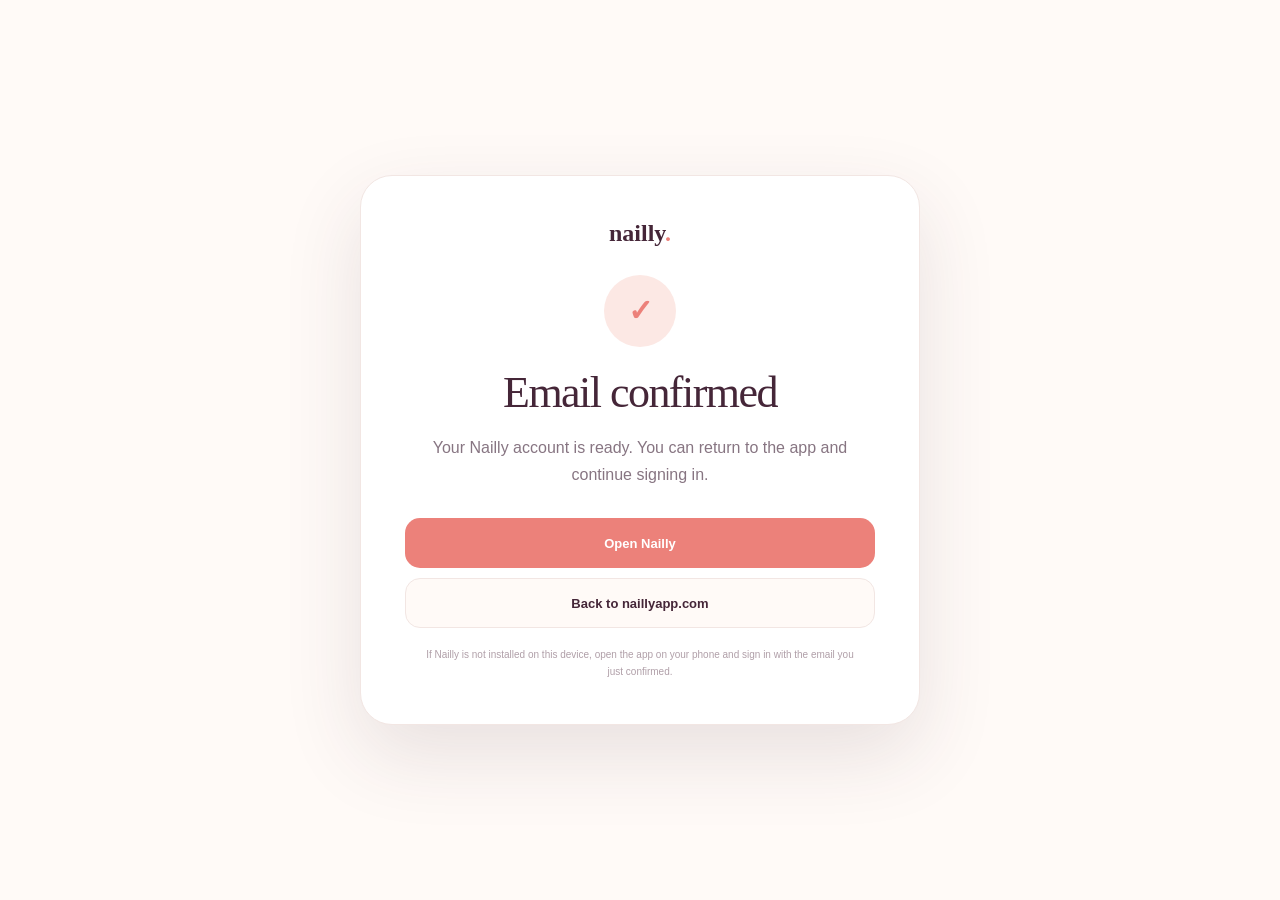
<file: auth/callback/index.html>
<!doctype html>
<html lang="en">
<head>
  <meta charset="utf-8">
  <meta name="viewport" content="width=device-width,initial-scale=1">
  <meta name="robots" content="noindex,nofollow">
  <meta name="theme-color" content="#fffaf7">
  <title>Nailly account link</title>
  <link rel="stylesheet" href="../../styles.css">
  <style>
    body{min-height:100vh;display:grid;place-items:center;padding:24px}
    .confirm-shell{width:min(560px,100%);background:#fff;border:1px solid #f2e6e3;border-radius:32px;padding:44px;box-shadow:0 30px 80px rgba(69,38,56,.12);text-align:center}
    .confirm-icon{width:72px;height:72px;border-radius:50%;display:grid;place-items:center;margin:0 auto 24px;background:#fce8e4;color:#ec817a;font-size:30px;font-weight:900}
    .confirm-shell h1{font-family:Georgia,'Times New Roman',serif;font-size:44px;line-height:1.02;font-weight:500;letter-spacing:-.035em;margin:0;color:#452638}
    .confirm-shell p{color:#877582;line-height:1.7;margin:18px auto 0;max-width:430px}
    .confirm-actions{display:grid;gap:10px;margin-top:30px}
    .confirm-primary,.confirm-secondary{display:flex;align-items:center;justify-content:center;min-height:50px;border-radius:15px;font-weight:800;font-size:13px}
    .confirm-primary{background:#ec817a;color:#fff}
    .confirm-secondary{border:1px solid #f2e6e3;color:#452638;background:#fffaf7}
    .confirm-foot{margin-top:24px;font-size:10px!important;color:#b09fa8!important}
    .mini-brand{font-size:24px;margin-bottom:28px}
    .error-state .confirm-icon{background:#fff0ee;color:#c54f54}
    @media(max-width:560px){.confirm-shell{padding:34px 22px;border-radius:26px}.confirm-shell h1{font-size:38px}}
  </style>
</head>
<body>
  <main class="confirm-shell" id="card">
    <div class="mini-brand">nailly<span>.</span></div>
    <div class="confirm-icon" id="icon">✓</div>
    <h1 id="title">Email confirmed</h1>
    <p id="message">Your Nailly account is ready. You can return to the app and continue signing in.</p>

    <div class="confirm-actions">
      <a class="confirm-primary" id="open-app" href="nailly://auth/callback">Open Nailly</a>
      <a class="confirm-secondary" href="../../">Back to naillyapp.com</a>
    </div>

    <p class="confirm-foot">If Nailly is not installed on this device, open the app on your phone and sign in with the email you just confirmed.</p>
  </main>

  <script>
    const search = window.location.search || '';
    const hash = window.location.hash || '';
    const params = new URLSearchParams(hash.startsWith('#') ? hash.slice(1) : hash);
    const query = new URLSearchParams(search);
    const error = query.get('error_description') || query.get('error') || params.get('error_description') || params.get('error');
    const type = query.get('type') || params.get('type');

    const openApp = document.getElementById('open-app');
    openApp.href = 'nailly://auth/callback' + search + hash;

    if (type === 'recovery' && !error) {
      document.title = 'Reset your password — Nailly';
      document.getElementById('icon').textContent = '✦';
      document.getElementById('title').textContent = 'Password reset';
      document.getElementById('message').textContent = 'Your secure recovery link is ready. Open Nailly to choose a new password.';
      openApp.textContent = 'Open Nailly to reset password';
    }

    if (error) {
      const card = document.getElementById('card');
      card.classList.add('error-state');
      document.getElementById('icon').textContent = '!';
      document.getElementById('title').textContent = 'Confirmation issue';
      document.getElementById('message').textContent = error;
      openApp.textContent = 'Open Nailly';
    }
  </script>
</body>
</html>
</file>
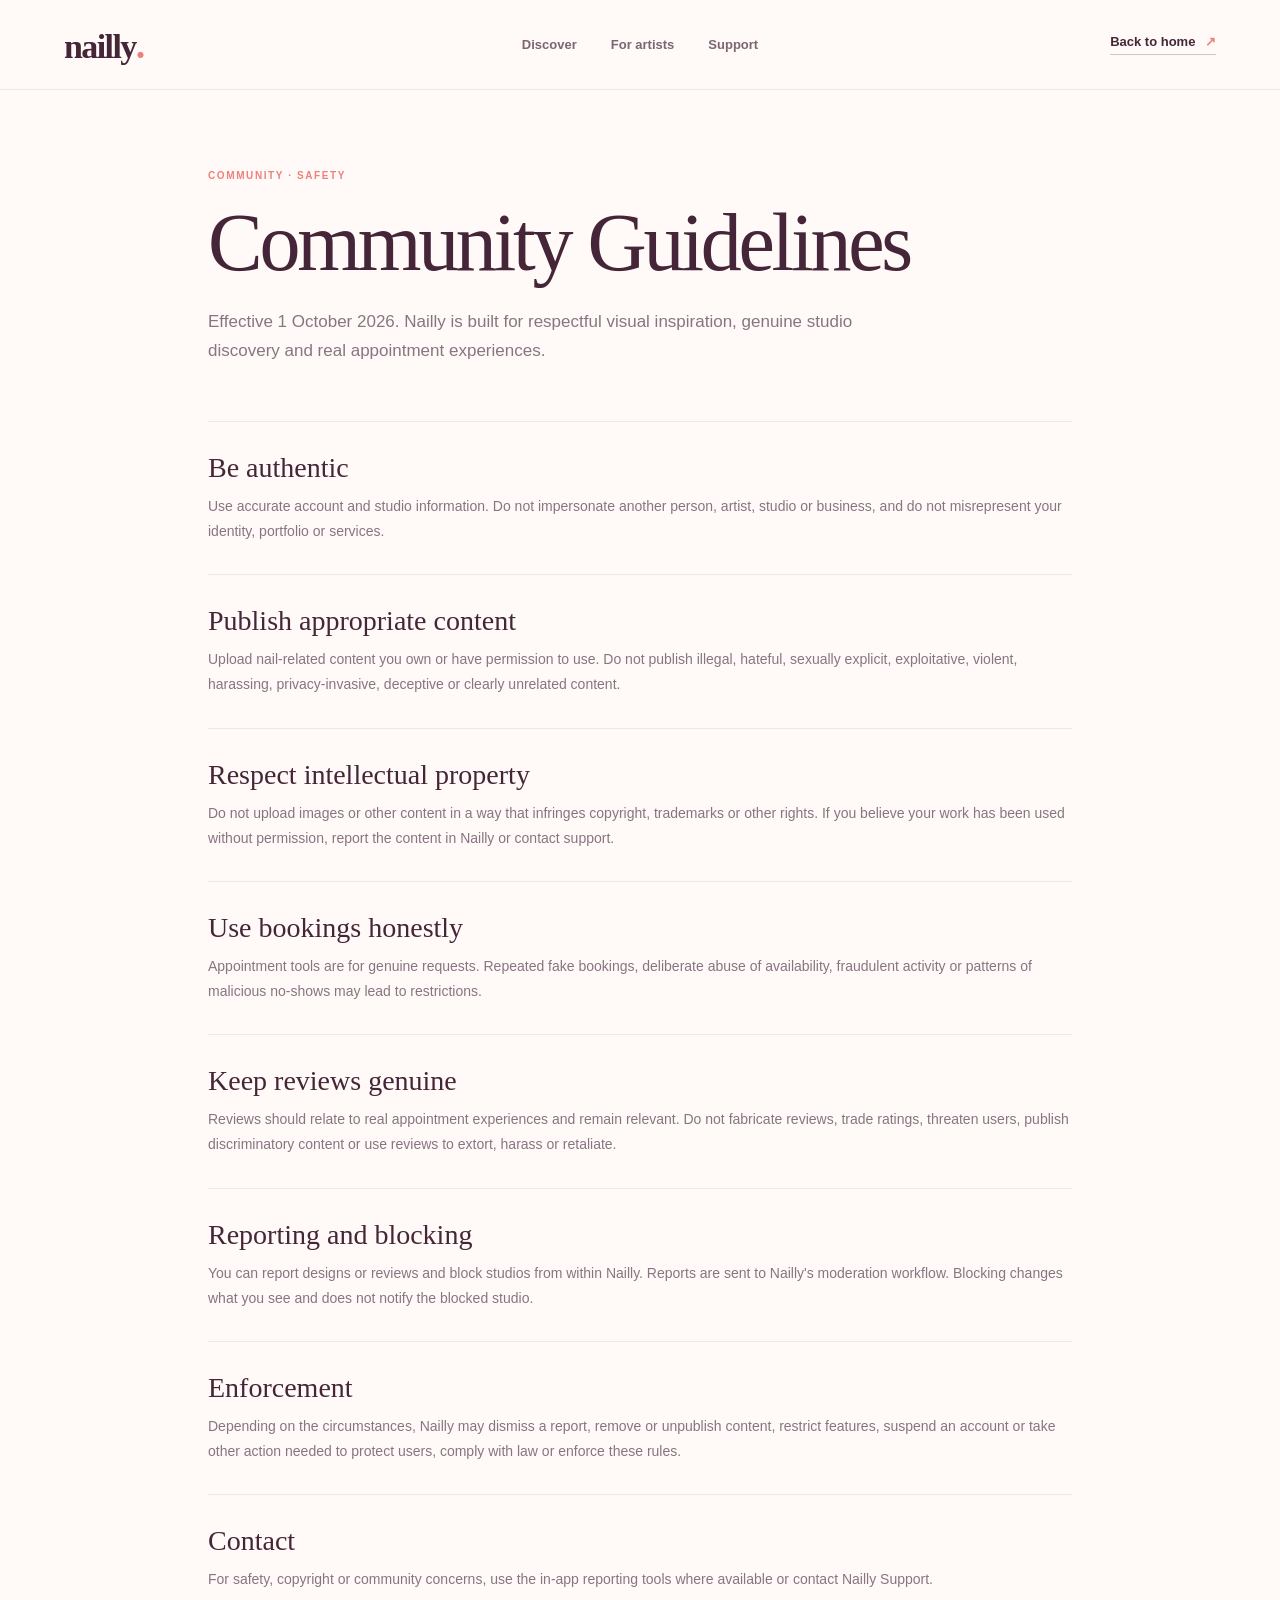
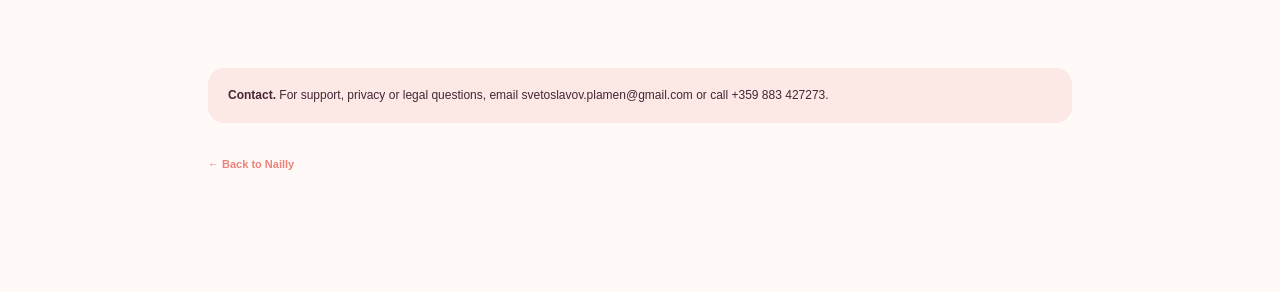
<file: community-guidelines.html>
<!doctype html>
<html lang="en">
<head>
  <meta charset="utf-8"><meta name="viewport" content="width=device-width,initial-scale=1">
  <title>Community Guidelines — Nailly</title>
  <meta name="description" content="Community and content standards for Nailly clients, artists and studios.">
  <meta name="robots" content="index,follow">
  <meta name="theme-color" content="#fffaf7"><link rel="canonical" href="https://naillyapp.com/community-guidelines.html">
  <link rel="stylesheet" href="styles.css">
</head>
<body class="legal-body">
<header class="site-header legal-header">
  <a class="brand" href="index.html"><span class="brand-word">nailly</span><span class="brand-dot">.</span></a>
  <nav class="nav"><a href="index.html#discover">Discover</a><a href="index.html#artists">For artists</a><a href="support.html">Support</a></nav>
  <a class="nav-cta" href="index.html">Back to home <span>↗</span></a>
</header>
<main class="legal-shell">
  <div class="legal-kicker">Community · Safety</div>
  <h1>Community Guidelines</h1>
  <p class="legal-intro">Effective 1 October 2026. Nailly is built for respectful visual inspiration, genuine studio discovery and real appointment experiences.</p>

  <section class="legal-section"><h2>Be authentic</h2><p>Use accurate account and studio information. Do not impersonate another person, artist, studio or business, and do not misrepresent your identity, portfolio or services.</p></section>
  <section class="legal-section"><h2>Publish appropriate content</h2><p>Upload nail-related content you own or have permission to use. Do not publish illegal, hateful, sexually explicit, exploitative, violent, harassing, privacy-invasive, deceptive or clearly unrelated content.</p></section>
  <section class="legal-section"><h2>Respect intellectual property</h2><p>Do not upload images or other content in a way that infringes copyright, trademarks or other rights. If you believe your work has been used without permission, report the content in Nailly or contact support.</p></section>
  <section class="legal-section"><h2>Use bookings honestly</h2><p>Appointment tools are for genuine requests. Repeated fake bookings, deliberate abuse of availability, fraudulent activity or patterns of malicious no-shows may lead to restrictions.</p></section>
  <section class="legal-section"><h2>Keep reviews genuine</h2><p>Reviews should relate to real appointment experiences and remain relevant. Do not fabricate reviews, trade ratings, threaten users, publish discriminatory content or use reviews to extort, harass or retaliate.</p></section>
  <section class="legal-section"><h2>Reporting and blocking</h2><p>You can report designs or reviews and block studios from within Nailly. Reports are sent to Nailly's moderation workflow. Blocking changes what you see and does not notify the blocked studio.</p></section>
  <section class="legal-section"><h2>Enforcement</h2><p>Depending on the circumstances, Nailly may dismiss a report, remove or unpublish content, restrict features, suspend an account or take other action needed to protect users, comply with law or enforce these rules.</p></section>
  <section class="legal-section"><h2>Contact</h2><p>For safety, copyright or community concerns, use the in-app reporting tools where available or contact <a href="support.html">Nailly Support</a>.</p></section>
  <div class="legal-note"><strong>Contact.</strong> For support, privacy or legal questions, email <a href="mailto:svetoslavov.plamen@gmail.com">svetoslavov.plamen@gmail.com</a> or call <a href="tel:+359883427273">+359 883 427273</a>.</div>
  <a class="back-home" href="index.html">← Back to Nailly</a>
</main>
</body></html>
</file>
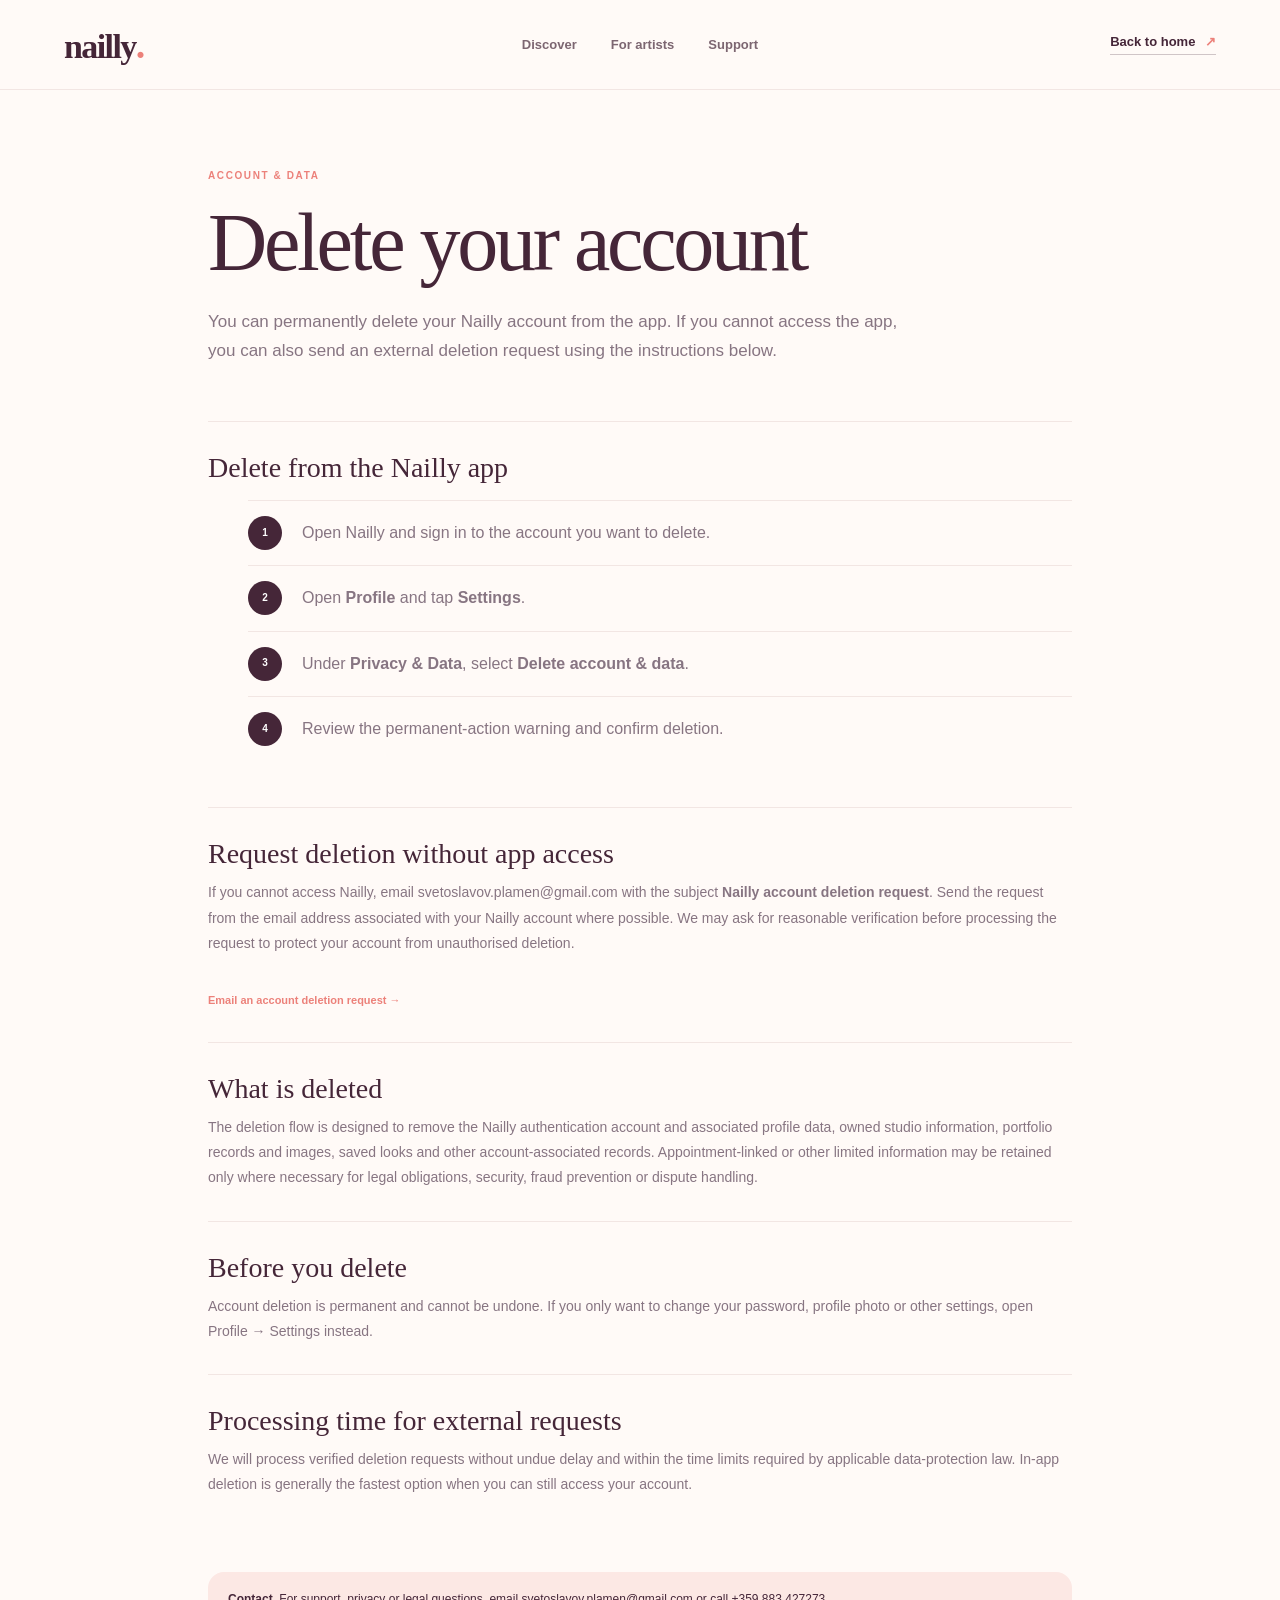
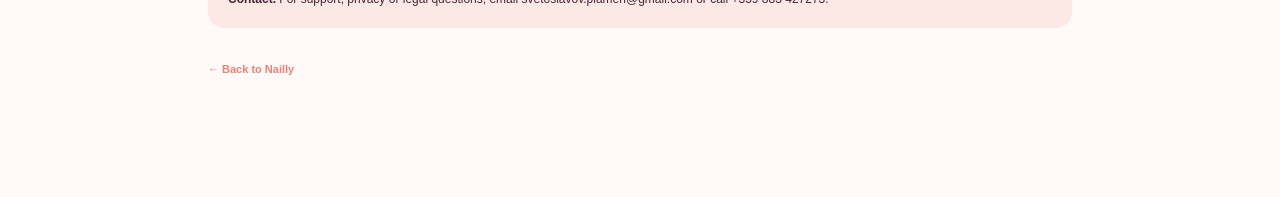
<file: delete-account.html>
<!doctype html>
<html lang="en">
<head>
  <meta charset="utf-8"><meta name="viewport" content="width=device-width,initial-scale=1">
  <title>Delete your Nailly account</title>
  <meta name="description" content="How to delete your Nailly account and associated personal data.">
  <meta name="robots" content="index,follow">
  <meta name="theme-color" content="#fffaf7"><link rel="canonical" href="https://naillyapp.com/delete-account.html">
  <link rel="stylesheet" href="styles.css">
</head>
<body class="legal-body">
<header class="site-header legal-header">
  <a class="brand" href="index.html"><span class="brand-word">nailly</span><span class="brand-dot">.</span></a>
  <nav class="nav"><a href="index.html#discover">Discover</a><a href="index.html#artists">For artists</a><a href="support.html">Support</a></nav>
  <a class="nav-cta" href="index.html">Back to home <span>↗</span></a>
</header>
<main class="legal-shell">
  <div class="legal-kicker">Account &amp; data</div>
  <h1>Delete your account</h1>
  <p class="legal-intro">You can permanently delete your Nailly account from the app. If you cannot access the app, you can also send an external deletion request using the instructions below.</p>

  <section class="legal-section">
    <h2>Delete from the Nailly app</h2>
    <ol class="delete-steps">
      <li>Open Nailly and sign in to the account you want to delete.</li>
      <li>Open <strong>Profile</strong> and tap <strong>Settings</strong>.</li>
      <li>Under <strong>Privacy &amp; Data</strong>, select <strong>Delete account &amp; data</strong>.</li>
      <li>Review the permanent-action warning and confirm deletion.</li>
    </ol>
  </section>

  <section class="legal-section">
    <h2>Request deletion without app access</h2>
    <p>If you cannot access Nailly, email <a href="mailto:svetoslavov.plamen@gmail.com?subject=Nailly%20account%20deletion%20request">svetoslavov.plamen@gmail.com</a> with the subject <strong>Nailly account deletion request</strong>. Send the request from the email address associated with your Nailly account where possible. We may ask for reasonable verification before processing the request to protect your account from unauthorised deletion.</p>
    <p><a class="back-home" href="mailto:svetoslavov.plamen@gmail.com?subject=Nailly%20account%20deletion%20request">Email an account deletion request →</a></p>
  </section>

  <section class="legal-section"><h2>What is deleted</h2><p>The deletion flow is designed to remove the Nailly authentication account and associated profile data, owned studio information, portfolio records and images, saved looks and other account-associated records. Appointment-linked or other limited information may be retained only where necessary for legal obligations, security, fraud prevention or dispute handling.</p></section>
  <section class="legal-section"><h2>Before you delete</h2><p>Account deletion is permanent and cannot be undone. If you only want to change your password, profile photo or other settings, open Profile → Settings instead.</p></section>
  <section class="legal-section"><h2>Processing time for external requests</h2><p>We will process verified deletion requests without undue delay and within the time limits required by applicable data-protection law. In-app deletion is generally the fastest option when you can still access your account.</p></section>
  <div class="legal-note"><strong>Contact.</strong> For support, privacy or legal questions, email <a href="mailto:svetoslavov.plamen@gmail.com">svetoslavov.plamen@gmail.com</a> or call <a href="tel:+359883427273">+359 883 427273</a>.</div>
  <a class="back-home" href="index.html">← Back to Nailly</a>
</main>
</body></html>
</file>
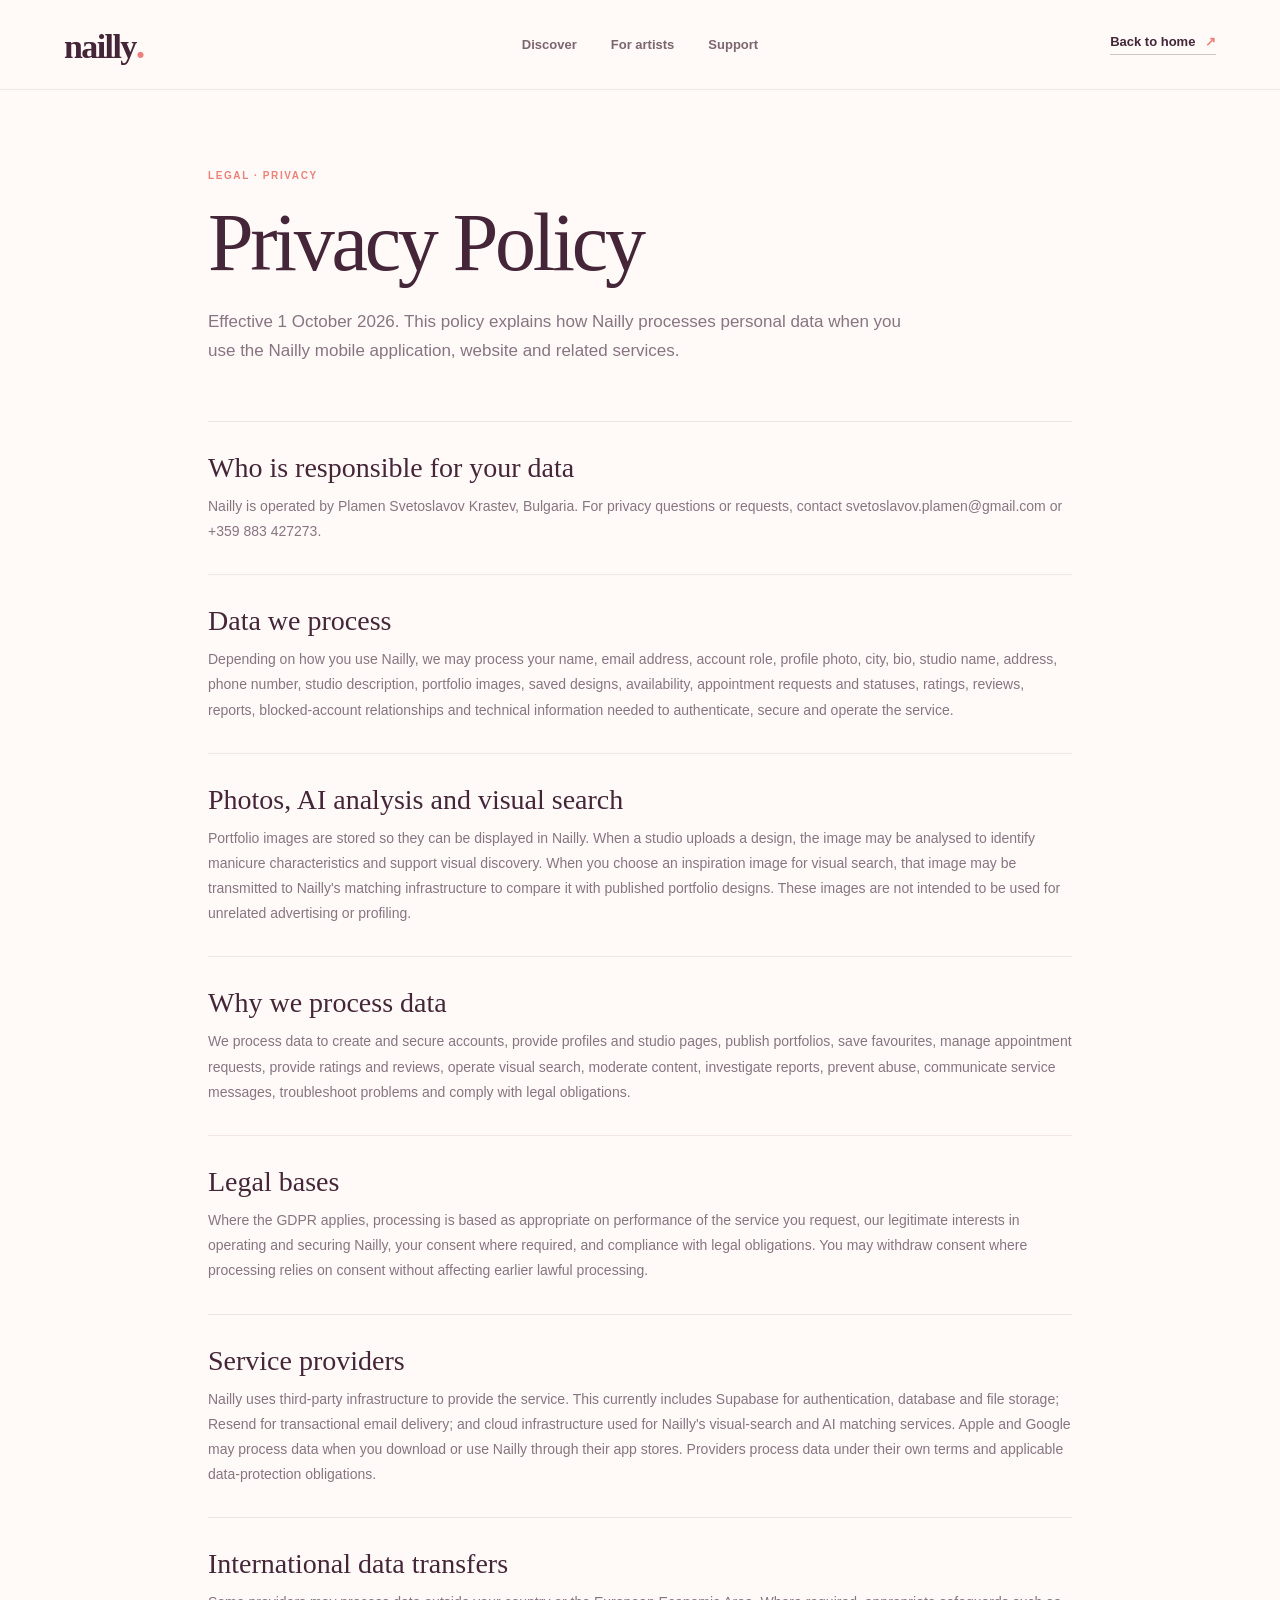
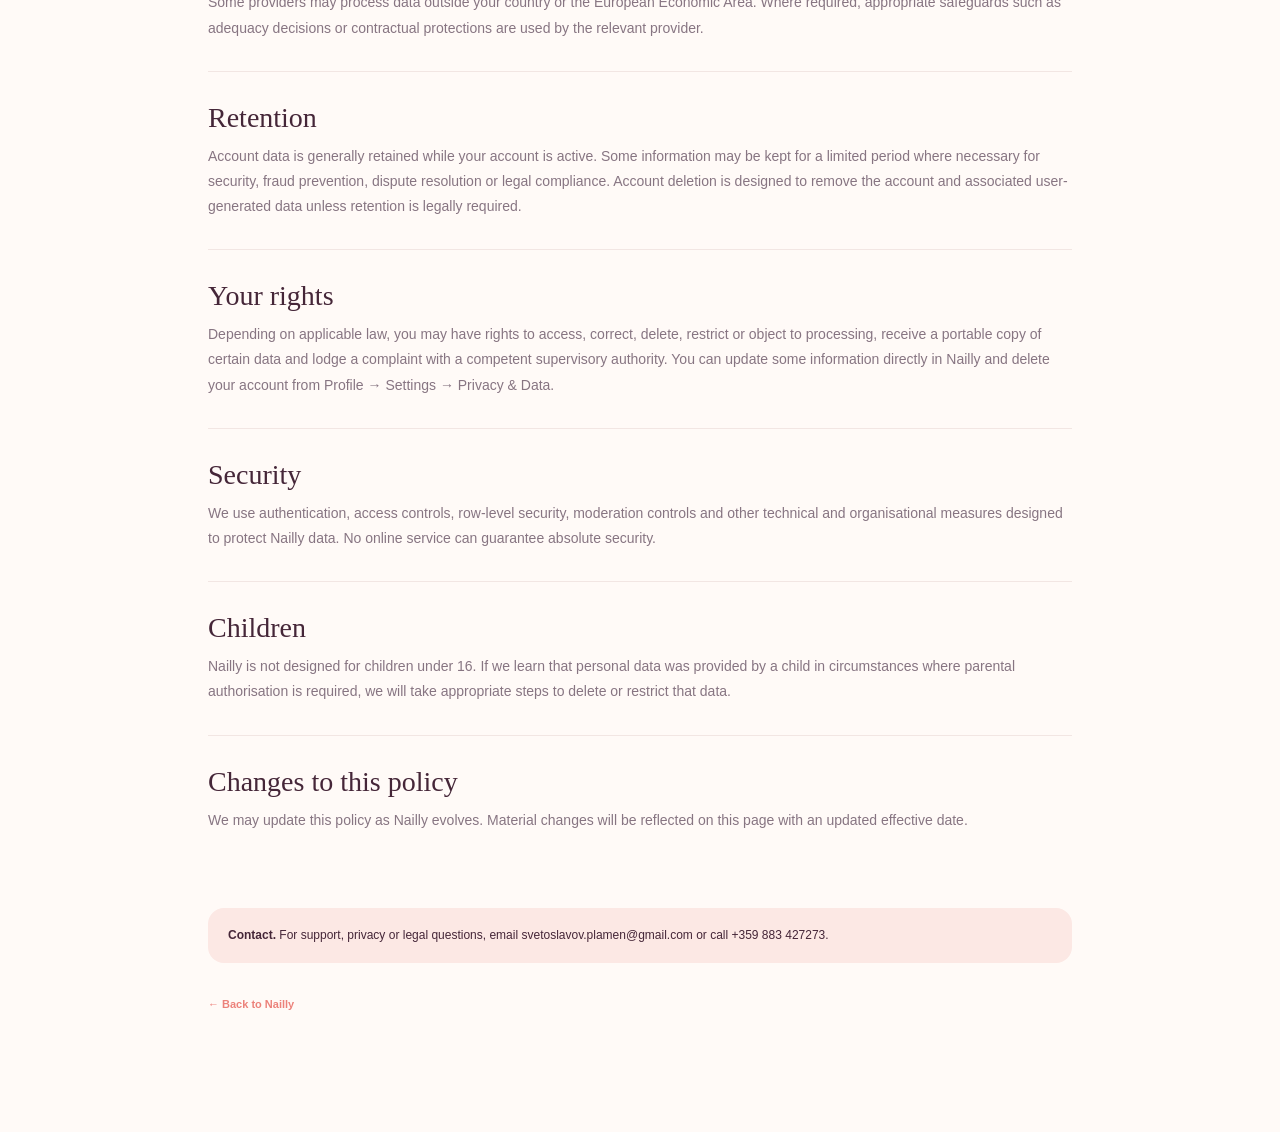
<file: privacy.html>
<!doctype html>
<html lang="en">
<head>
  <meta charset="utf-8"><meta name="viewport" content="width=device-width,initial-scale=1">
  <title>Privacy Policy — Nailly</title>
  <meta name="description" content="How Nailly collects, uses, stores and protects personal data.">
  <meta name="robots" content="index,follow">
  <meta name="theme-color" content="#fffaf7"><link rel="canonical" href="https://naillyapp.com/privacy.html">
  <link rel="stylesheet" href="styles.css">
</head>
<body class="legal-body">
<header class="site-header legal-header">
  <a class="brand" href="index.html"><span class="brand-word">nailly</span><span class="brand-dot">.</span></a>
  <nav class="nav"><a href="index.html#discover">Discover</a><a href="index.html#artists">For artists</a><a href="support.html">Support</a></nav>
  <a class="nav-cta" href="index.html">Back to home <span>↗</span></a>
</header>
<main class="legal-shell">
  <div class="legal-kicker">Legal · Privacy</div>
  <h1>Privacy Policy</h1>
  <p class="legal-intro">Effective 1 October 2026. This policy explains how Nailly processes personal data when you use the Nailly mobile application, website and related services.</p>

  <section class="legal-section"><h2>Who is responsible for your data</h2><p>Nailly is operated by Plamen Svetoslavov Krastev, Bulgaria. For privacy questions or requests, contact <a href="mailto:svetoslavov.plamen@gmail.com">svetoslavov.plamen@gmail.com</a> or <a href="tel:+359883427273">+359 883 427273</a>.</p></section>
  <section class="legal-section"><h2>Data we process</h2><p>Depending on how you use Nailly, we may process your name, email address, account role, profile photo, city, bio, studio name, address, phone number, studio description, portfolio images, saved designs, availability, appointment requests and statuses, ratings, reviews, reports, blocked-account relationships and technical information needed to authenticate, secure and operate the service.</p></section>
  <section class="legal-section"><h2>Photos, AI analysis and visual search</h2><p>Portfolio images are stored so they can be displayed in Nailly. When a studio uploads a design, the image may be analysed to identify manicure characteristics and support visual discovery. When you choose an inspiration image for visual search, that image may be transmitted to Nailly's matching infrastructure to compare it with published portfolio designs. These images are not intended to be used for unrelated advertising or profiling.</p></section>
  <section class="legal-section"><h2>Why we process data</h2><p>We process data to create and secure accounts, provide profiles and studio pages, publish portfolios, save favourites, manage appointment requests, provide ratings and reviews, operate visual search, moderate content, investigate reports, prevent abuse, communicate service messages, troubleshoot problems and comply with legal obligations.</p></section>
  <section class="legal-section"><h2>Legal bases</h2><p>Where the GDPR applies, processing is based as appropriate on performance of the service you request, our legitimate interests in operating and securing Nailly, your consent where required, and compliance with legal obligations. You may withdraw consent where processing relies on consent without affecting earlier lawful processing.</p></section>
  <section class="legal-section"><h2>Service providers</h2><p>Nailly uses third-party infrastructure to provide the service. This currently includes Supabase for authentication, database and file storage; Resend for transactional email delivery; and cloud infrastructure used for Nailly's visual-search and AI matching services. Apple and Google may process data when you download or use Nailly through their app stores. Providers process data under their own terms and applicable data-protection obligations.</p></section>
  <section class="legal-section"><h2>International data transfers</h2><p>Some providers may process data outside your country or the European Economic Area. Where required, appropriate safeguards such as adequacy decisions or contractual protections are used by the relevant provider.</p></section>
  <section class="legal-section"><h2>Retention</h2><p>Account data is generally retained while your account is active. Some information may be kept for a limited period where necessary for security, fraud prevention, dispute resolution or legal compliance. Account deletion is designed to remove the account and associated user-generated data unless retention is legally required.</p></section>
  <section class="legal-section"><h2>Your rights</h2><p>Depending on applicable law, you may have rights to access, correct, delete, restrict or object to processing, receive a portable copy of certain data and lodge a complaint with a competent supervisory authority. You can update some information directly in Nailly and delete your account from Profile → Settings → Privacy &amp; Data.</p></section>
  <section class="legal-section"><h2>Security</h2><p>We use authentication, access controls, row-level security, moderation controls and other technical and organisational measures designed to protect Nailly data. No online service can guarantee absolute security.</p></section>
  <section class="legal-section"><h2>Children</h2><p>Nailly is not designed for children under 16. If we learn that personal data was provided by a child in circumstances where parental authorisation is required, we will take appropriate steps to delete or restrict that data.</p></section>
  <section class="legal-section"><h2>Changes to this policy</h2><p>We may update this policy as Nailly evolves. Material changes will be reflected on this page with an updated effective date.</p></section>
  <div class="legal-note"><strong>Contact.</strong> For support, privacy or legal questions, email <a href="mailto:svetoslavov.plamen@gmail.com">svetoslavov.plamen@gmail.com</a> or call <a href="tel:+359883427273">+359 883 427273</a>.</div>
  <a class="back-home" href="index.html">← Back to Nailly</a>
</main>
</body></html>
</file>
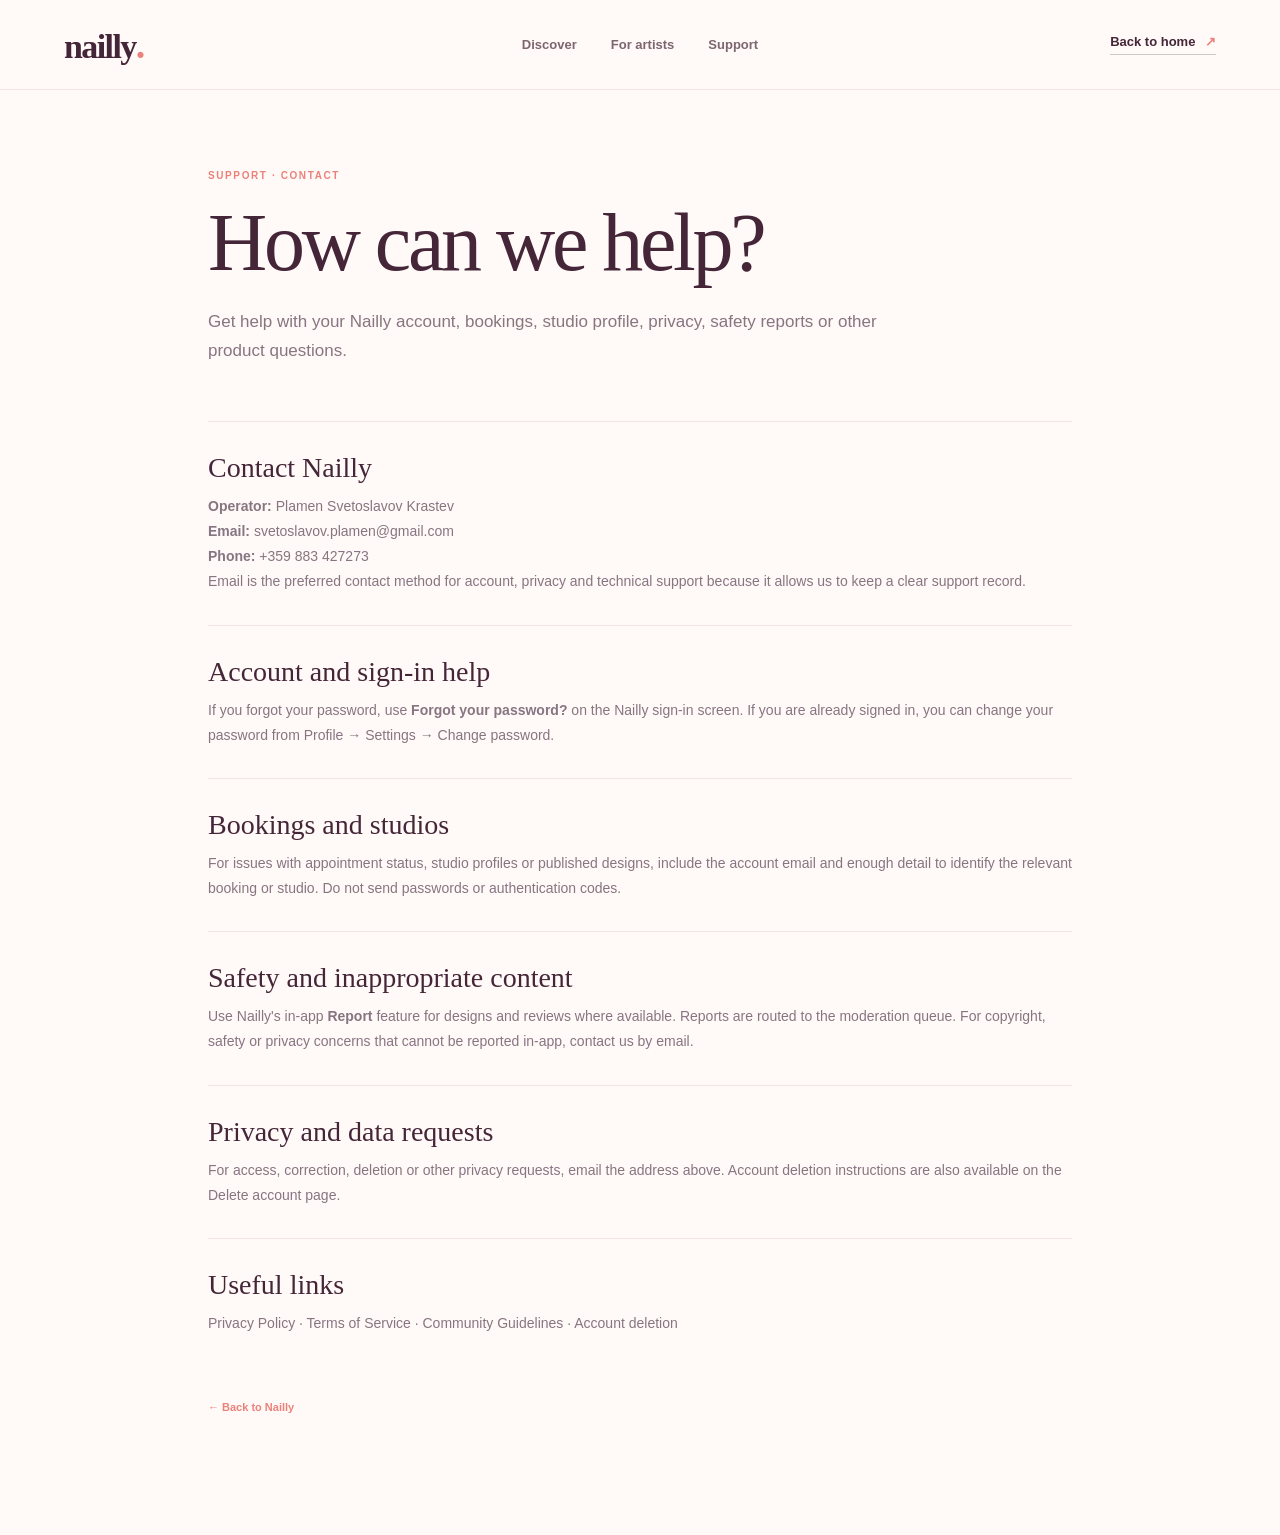
<file: support.html>
<!doctype html>
<html lang="en">
<head>
  <meta charset="utf-8"><meta name="viewport" content="width=device-width,initial-scale=1">
  <title>Nailly Support & Contact</title>
  <meta name="description" content="Contact Nailly for account, booking, studio, privacy and safety support.">
  <meta name="robots" content="index,follow">
  <meta name="theme-color" content="#fffaf7"><link rel="canonical" href="https://naillyapp.com/support.html">
  <link rel="stylesheet" href="styles.css">
</head>
<body class="legal-body">
<header class="site-header legal-header">
  <a class="brand" href="index.html"><span class="brand-word">nailly</span><span class="brand-dot">.</span></a>
  <nav class="nav"><a href="index.html#discover">Discover</a><a href="index.html#artists">For artists</a><a href="support.html">Support</a></nav>
  <a class="nav-cta" href="index.html">Back to home <span>↗</span></a>
</header>
<main class="legal-shell">
  <div class="legal-kicker">Support · Contact</div>
  <h1>How can we help?</h1>
  <p class="legal-intro">Get help with your Nailly account, bookings, studio profile, privacy, safety reports or other product questions.</p>

  <section class="legal-section"><h2>Contact Nailly</h2><p><strong>Operator:</strong> Plamen Svetoslavov Krastev</p><p><strong>Email:</strong> <a href="mailto:svetoslavov.plamen@gmail.com?subject=Nailly%20Support">svetoslavov.plamen@gmail.com</a></p><p><strong>Phone:</strong> <a href="tel:+359883427273">+359 883 427273</a></p><p>Email is the preferred contact method for account, privacy and technical support because it allows us to keep a clear support record.</p></section>
  <section class="legal-section"><h2>Account and sign-in help</h2><p>If you forgot your password, use <strong>Forgot your password?</strong> on the Nailly sign-in screen. If you are already signed in, you can change your password from Profile → Settings → Change password.</p></section>
  <section class="legal-section"><h2>Bookings and studios</h2><p>For issues with appointment status, studio profiles or published designs, include the account email and enough detail to identify the relevant booking or studio. Do not send passwords or authentication codes.</p></section>
  <section class="legal-section"><h2>Safety and inappropriate content</h2><p>Use Nailly's in-app <strong>Report</strong> feature for designs and reviews where available. Reports are routed to the moderation queue. For copyright, safety or privacy concerns that cannot be reported in-app, contact us by email.</p></section>
  <section class="legal-section"><h2>Privacy and data requests</h2><p>For access, correction, deletion or other privacy requests, email the address above. Account deletion instructions are also available on the <a href="delete-account.html">Delete account</a> page.</p></section>
  <section class="legal-section"><h2>Useful links</h2><p><a href="privacy.html">Privacy Policy</a> · <a href="terms.html">Terms of Service</a> · <a href="community-guidelines.html">Community Guidelines</a> · <a href="delete-account.html">Account deletion</a></p></section>
  <a class="back-home" href="index.html">← Back to Nailly</a>
</main>
</body></html>
</file>
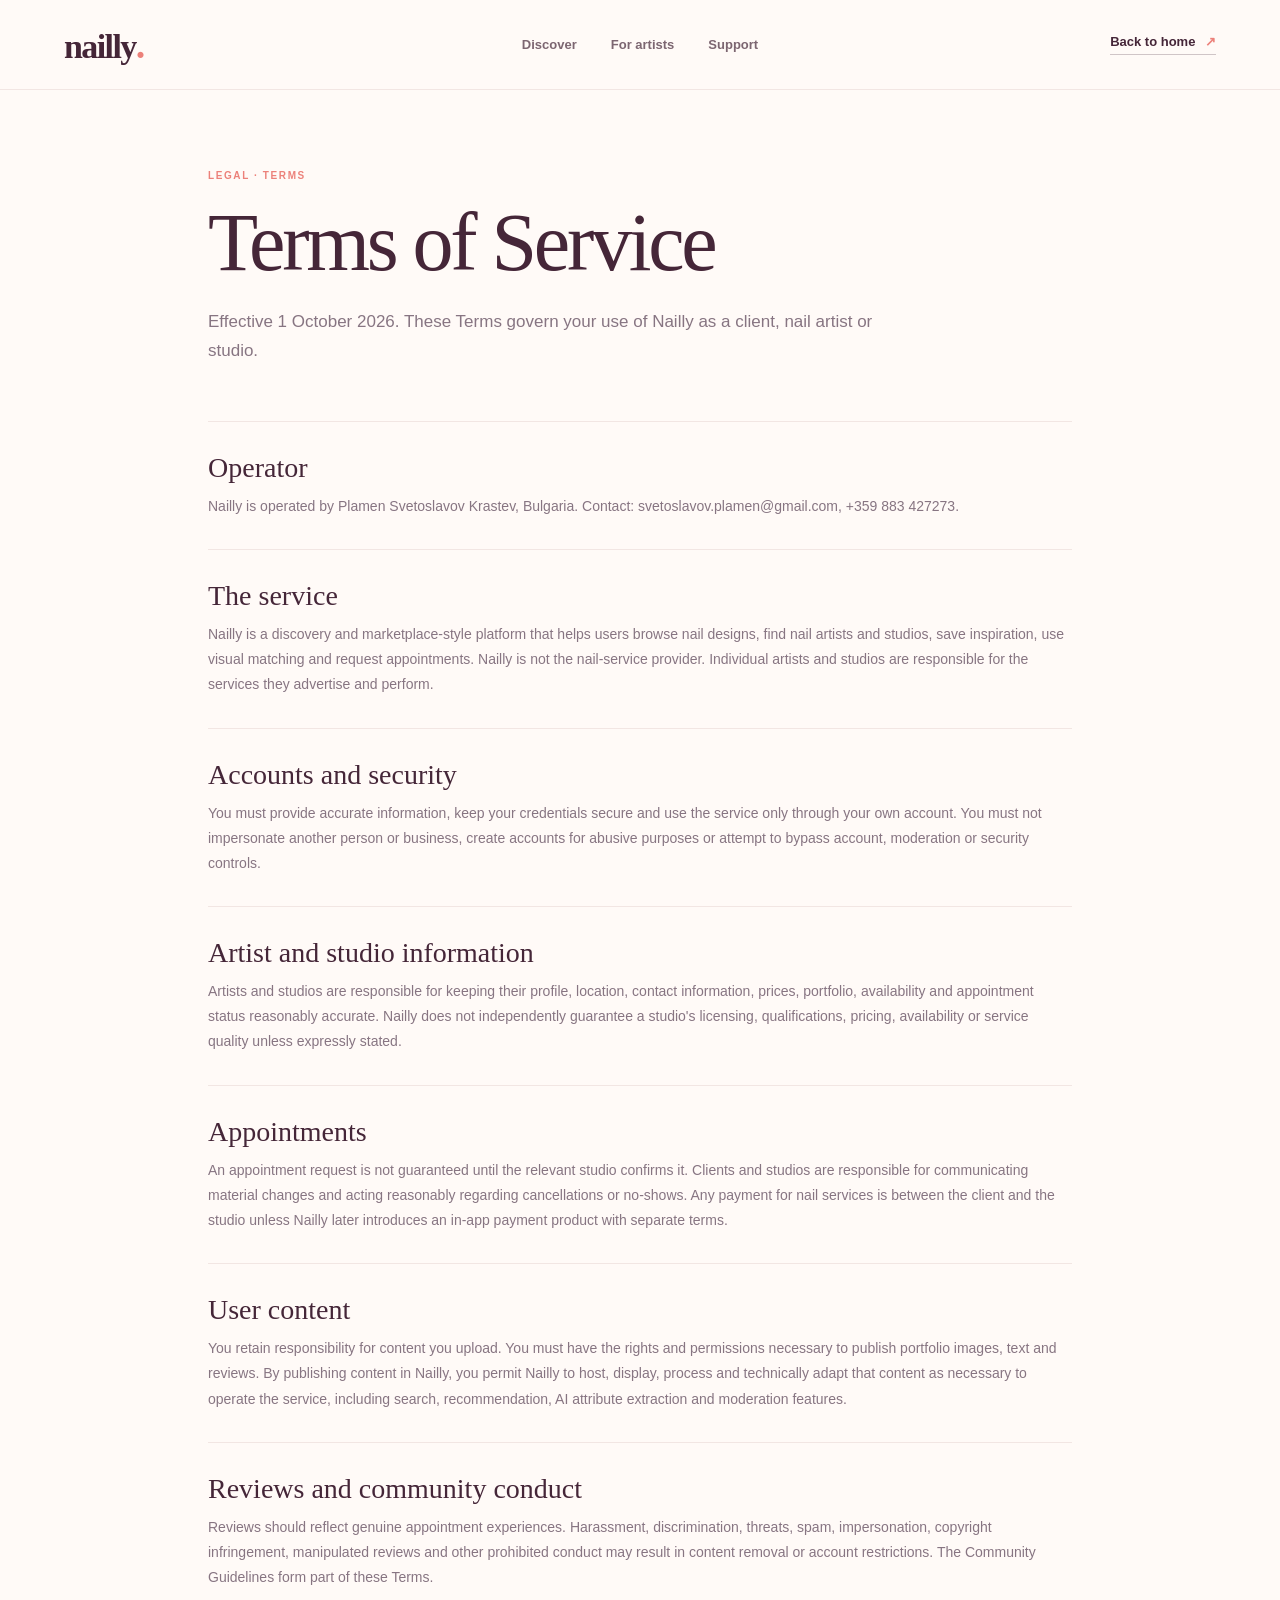
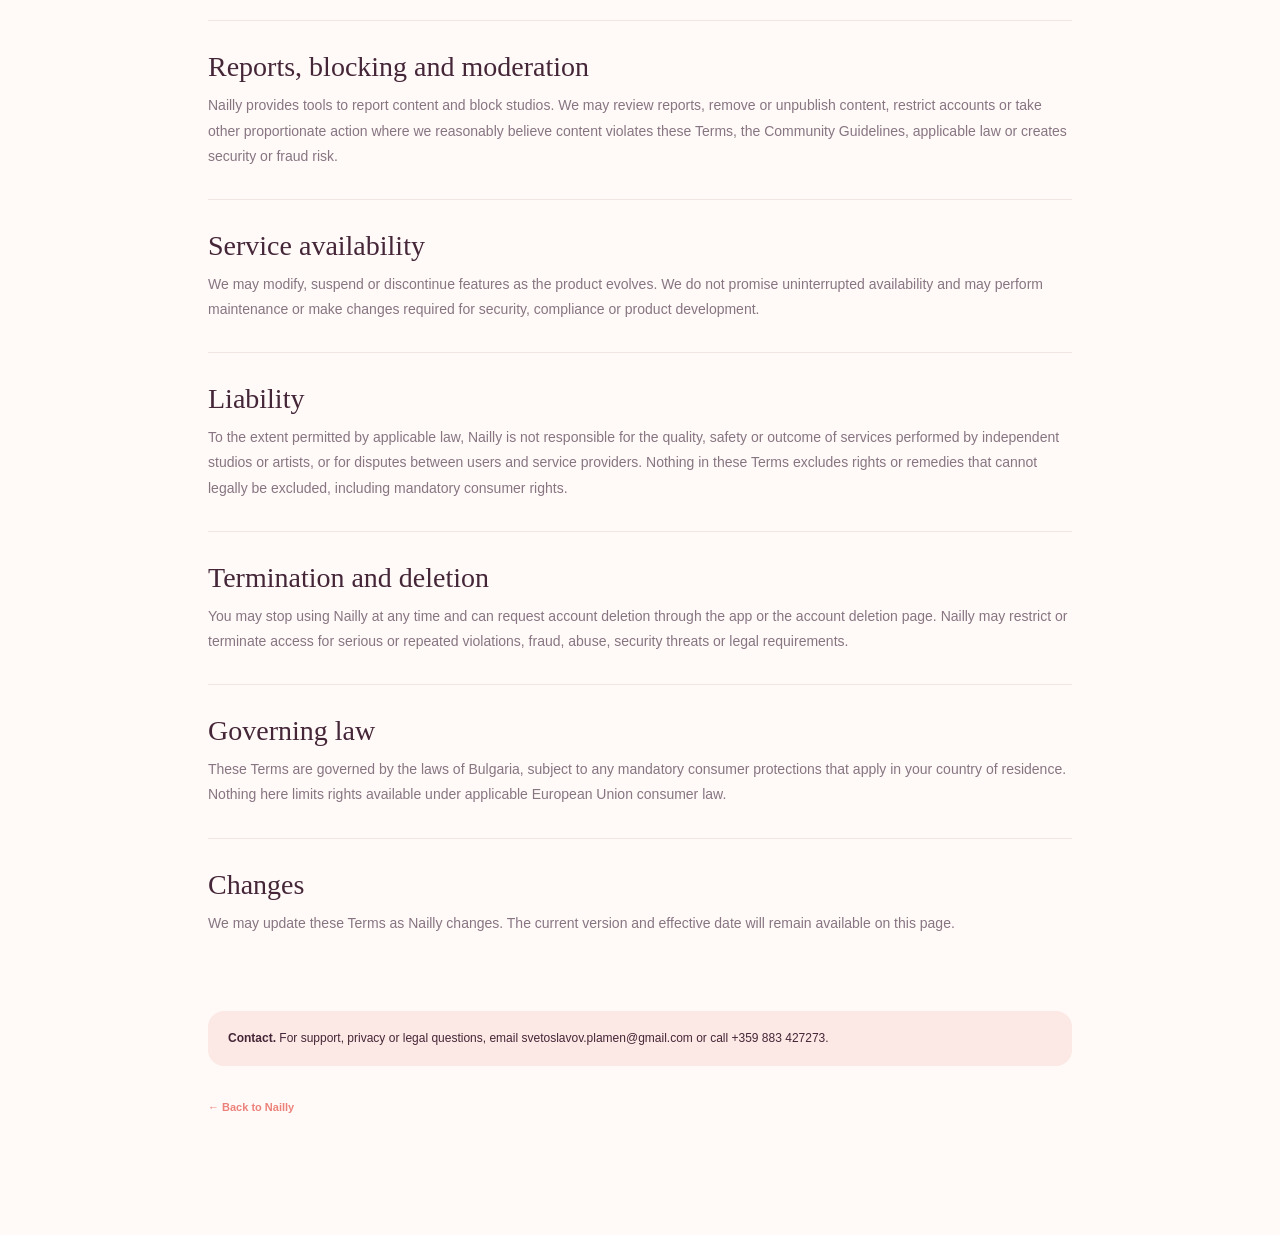
<file: terms.html>
<!doctype html>
<html lang="en">
<head>
  <meta charset="utf-8"><meta name="viewport" content="width=device-width,initial-scale=1">
  <title>Terms of Service — Nailly</title>
  <meta name="description" content="Terms for clients, nail artists and studios using Nailly.">
  <meta name="robots" content="index,follow">
  <meta name="theme-color" content="#fffaf7"><link rel="canonical" href="https://naillyapp.com/terms.html">
  <link rel="stylesheet" href="styles.css">
</head>
<body class="legal-body">
<header class="site-header legal-header">
  <a class="brand" href="index.html"><span class="brand-word">nailly</span><span class="brand-dot">.</span></a>
  <nav class="nav"><a href="index.html#discover">Discover</a><a href="index.html#artists">For artists</a><a href="support.html">Support</a></nav>
  <a class="nav-cta" href="index.html">Back to home <span>↗</span></a>
</header>
<main class="legal-shell">
  <div class="legal-kicker">Legal · Terms</div>
  <h1>Terms of Service</h1>
  <p class="legal-intro">Effective 1 October 2026. These Terms govern your use of Nailly as a client, nail artist or studio.</p>

  <section class="legal-section"><h2>Operator</h2><p>Nailly is operated by Plamen Svetoslavov Krastev, Bulgaria. Contact: <a href="mailto:svetoslavov.plamen@gmail.com">svetoslavov.plamen@gmail.com</a>, <a href="tel:+359883427273">+359 883 427273</a>.</p></section>
  <section class="legal-section"><h2>The service</h2><p>Nailly is a discovery and marketplace-style platform that helps users browse nail designs, find nail artists and studios, save inspiration, use visual matching and request appointments. Nailly is not the nail-service provider. Individual artists and studios are responsible for the services they advertise and perform.</p></section>
  <section class="legal-section"><h2>Accounts and security</h2><p>You must provide accurate information, keep your credentials secure and use the service only through your own account. You must not impersonate another person or business, create accounts for abusive purposes or attempt to bypass account, moderation or security controls.</p></section>
  <section class="legal-section"><h2>Artist and studio information</h2><p>Artists and studios are responsible for keeping their profile, location, contact information, prices, portfolio, availability and appointment status reasonably accurate. Nailly does not independently guarantee a studio's licensing, qualifications, pricing, availability or service quality unless expressly stated.</p></section>
  <section class="legal-section"><h2>Appointments</h2><p>An appointment request is not guaranteed until the relevant studio confirms it. Clients and studios are responsible for communicating material changes and acting reasonably regarding cancellations or no-shows. Any payment for nail services is between the client and the studio unless Nailly later introduces an in-app payment product with separate terms.</p></section>
  <section class="legal-section"><h2>User content</h2><p>You retain responsibility for content you upload. You must have the rights and permissions necessary to publish portfolio images, text and reviews. By publishing content in Nailly, you permit Nailly to host, display, process and technically adapt that content as necessary to operate the service, including search, recommendation, AI attribute extraction and moderation features.</p></section>
  <section class="legal-section"><h2>Reviews and community conduct</h2><p>Reviews should reflect genuine appointment experiences. Harassment, discrimination, threats, spam, impersonation, copyright infringement, manipulated reviews and other prohibited conduct may result in content removal or account restrictions. The <a href="community-guidelines.html">Community Guidelines</a> form part of these Terms.</p></section>
  <section class="legal-section"><h2>Reports, blocking and moderation</h2><p>Nailly provides tools to report content and block studios. We may review reports, remove or unpublish content, restrict accounts or take other proportionate action where we reasonably believe content violates these Terms, the Community Guidelines, applicable law or creates security or fraud risk.</p></section>
  <section class="legal-section"><h2>Service availability</h2><p>We may modify, suspend or discontinue features as the product evolves. We do not promise uninterrupted availability and may perform maintenance or make changes required for security, compliance or product development.</p></section>
  <section class="legal-section"><h2>Liability</h2><p>To the extent permitted by applicable law, Nailly is not responsible for the quality, safety or outcome of services performed by independent studios or artists, or for disputes between users and service providers. Nothing in these Terms excludes rights or remedies that cannot legally be excluded, including mandatory consumer rights.</p></section>
  <section class="legal-section"><h2>Termination and deletion</h2><p>You may stop using Nailly at any time and can request account deletion through the app or the <a href="delete-account.html">account deletion page</a>. Nailly may restrict or terminate access for serious or repeated violations, fraud, abuse, security threats or legal requirements.</p></section>
  <section class="legal-section"><h2>Governing law</h2><p>These Terms are governed by the laws of Bulgaria, subject to any mandatory consumer protections that apply in your country of residence. Nothing here limits rights available under applicable European Union consumer law.</p></section>
  <section class="legal-section"><h2>Changes</h2><p>We may update these Terms as Nailly changes. The current version and effective date will remain available on this page.</p></section>
  <div class="legal-note"><strong>Contact.</strong> For support, privacy or legal questions, email <a href="mailto:svetoslavov.plamen@gmail.com">svetoslavov.plamen@gmail.com</a> or call <a href="tel:+359883427273">+359 883 427273</a>.</div>
  <a class="back-home" href="index.html">← Back to Nailly</a>
</main>
</body></html>
</file>
<file: styles.css>
:root{
  --ink:#452638;
  --ink-deep:#27131f;
  --muted:#877582;
  --coral:#ec817a;
  --coral-deep:#dc6d66;
  --blush:#fce8e4;
  --canvas:#fffaf7;
  --edge:#f2e6e3;
  --cream:#fff4ef;
  --white:#fff;
  --shadow:0 30px 80px rgba(69,38,56,.14);
  --serif:Georgia,"Times New Roman",serif;
  --sans:Inter,ui-sans-serif,-apple-system,BlinkMacSystemFont,"Segoe UI",sans-serif;
}

*{box-sizing:border-box}
html{scroll-behavior:smooth}
body{
  margin:0;
  background:var(--canvas);
  color:var(--ink);
  font-family:var(--sans);
  overflow-x:hidden;
}
body.menu-open{overflow:hidden}
a{color:inherit;text-decoration:none}
button{font:inherit}
::selection{background:var(--coral);color:#fff}

.grain{
  position:fixed;inset:0;pointer-events:none;opacity:.035;z-index:99;
  background-image:url("data:image/svg+xml,%3Csvg viewBox='0 0 180 180' xmlns='http://www.w3.org/2000/svg'%3E%3Cfilter id='n'%3E%3CfeTurbulence type='fractalNoise' baseFrequency='.8' numOctaves='4' stitchTiles='stitch'/%3E%3C/filter%3E%3Crect width='100%25' height='100%25' filter='url(%23n)' opacity='.5'/%3E%3C/svg%3E")
}

.site-header{
  height:88px;padding:0 5vw;display:grid;grid-template-columns:1fr auto 1fr;align-items:center;
  position:absolute;top:0;left:0;right:0;z-index:50;
}
.brand{display:inline-flex;align-items:baseline;width:max-content}
.brand-word{font-family:var(--serif);font-size:34px;font-weight:700;letter-spacing:-1.6px}
.brand-dot{font-family:var(--serif);font-size:38px;color:var(--coral);font-weight:700}
.nav{display:flex;gap:34px;font-size:13px;font-weight:700;color:rgba(69,38,56,.7)}
.nav a{position:relative}
.nav a:after{content:"";position:absolute;left:0;right:100%;bottom:-7px;height:1px;background:var(--ink);transition:.35s}
.nav a:hover:after{right:0}
.nav-cta{justify-self:end;font-size:13px;font-weight:800;border-bottom:1px solid rgba(69,38,56,.25);padding-bottom:5px}
.nav-cta span{margin-left:6px;color:var(--coral)}
.menu-button{display:none;background:none;border:0;width:36px;height:36px;padding:8px}
.menu-button span{display:block;height:1px;background:var(--ink);margin:7px 0}

.hero{
  min-height:100vh;position:relative;padding:150px 5vw 70px;display:grid;grid-template-columns:1fr 1fr;align-items:center;gap:6vw;overflow:hidden;
}
.hero-copy{max-width:670px;position:relative;z-index:2}
.eyebrow,.kicker{font-size:12px;text-transform:uppercase;letter-spacing:.18em;font-weight:800}
.eyebrow{display:flex;align-items:center;gap:10px;margin-bottom:26px;color:var(--muted)}
.eyebrow span{width:28px;height:1px;background:var(--coral)}
.hero h1,.statement h2,.feature-sticky h2,.booking-copy h2,.artist-copy h2,.final-content h2{
  margin:0;font-family:var(--serif);font-weight:400;line-height:.96;letter-spacing:-.045em;
}
.hero h1{font-size:clamp(66px,7.5vw,126px)}
.hero h1 em,.statement h2 em,.feature-sticky h2 em,.booking-copy h2 em,.artist-copy h2 em,.final-content h2 em{font-style:italic;color:var(--coral)}
.hero-lede{max-width:600px;font-size:19px;line-height:1.72;color:var(--muted);margin:34px 0 0}
.hero-actions{display:flex;align-items:center;gap:24px;margin-top:38px;flex-wrap:wrap}
.hero-store-buttons{display:flex;align-items:center;gap:12px;flex-wrap:wrap}
.store-artwork-link{display:flex;align-items:center;height:52px}
.store-artwork{display:block;width:auto;object-fit:contain}
.app-store-artwork{height:50px}
.google-play-artwork{height:74px;margin:-11px -12px}
.primary-button{
  display:inline-flex;align-items:center;gap:28px;background:var(--ink);color:#fff;padding:17px 20px 17px 24px;border-radius:999px;font-size:13px;font-weight:800;
  box-shadow:0 16px 35px rgba(69,38,56,.18);transition:.3s ease;
}
.primary-button:hover{transform:translateY(-3px);box-shadow:0 22px 42px rgba(69,38,56,.24)}
.button-arrow{display:grid;place-items:center;width:31px;height:31px;background:#fff;color:var(--ink);border-radius:50%}
.launch-note{font-size:12px;font-weight:700;color:var(--muted);display:flex;align-items:center;gap:9px}
.pulse-dot{width:8px;height:8px;border-radius:50%;background:#77af87;box-shadow:0 0 0 6px rgba(119,175,135,.12)}
.micro-proof{display:flex;align-items:center;gap:12px;margin-top:42px;color:var(--muted);font-size:12px}
.micro-proof p{margin:0}
.proof-avatars{display:flex}
.proof-avatars span{width:28px;height:28px;border-radius:50%;display:grid;place-items:center;background:var(--blush);border:2px solid var(--canvas);font-size:8px;font-weight:900;margin-left:-6px;color:var(--ink)}
.proof-avatars span:first-child{margin-left:0;background:#e9c4bd}
.proof-avatars span:nth-child(2){background:#fff;border-color:var(--canvas)}
.proof-avatars span:nth-child(3){background:#d8becb}

.hero-orb{position:absolute;border-radius:50%;filter:blur(1px);pointer-events:none}
.hero-orb-one{width:620px;height:620px;right:-90px;top:35px;background:radial-gradient(circle at 45% 45%,#fde9e4 0,#f8dcd7 37%,rgba(252,232,228,0) 72%)}
.hero-orb-two{width:360px;height:360px;left:38%;bottom:-250px;background:radial-gradient(circle,#f8ded9 0,rgba(252,232,228,0) 70%)}

.hero-visual{position:relative;display:flex;justify-content:center;align-items:center;min-height:680px;z-index:2}
.phone-shell{
  width:340px;height:690px;background:#1f1219;border-radius:52px;padding:9px;box-shadow:0 55px 110px rgba(69,38,56,.24),0 15px 35px rgba(69,38,56,.12);
  transform:rotate(2.4deg);position:relative;z-index:4;
}
.phone-top{
  position:absolute;z-index:5;left:25px;right:25px;top:15px;color:#fff;display:flex;justify-content:space-between;align-items:center;font-size:9px;font-weight:700;
}
.dynamic-island{width:90px;height:25px;border-radius:999px;background:#0b0709}
.app-screen{height:100%;border-radius:44px;background:var(--canvas);overflow:hidden;padding:42px 18px 0;position:relative}
.app-brand{font-family:var(--serif);font-size:21px;font-weight:700;margin-bottom:20px}
.app-brand span,.mini-brand span{color:var(--coral)}
.app-title-row{display:flex;align-items:center;justify-content:space-between}
.app-title-row small{font-size:7px;letter-spacing:.16em;color:var(--muted);font-weight:900}
.app-title-row h2{font-family:var(--serif);font-size:24px;line-height:1.05;margin:3px 0 0}
.avatar-mini{width:33px;height:33px;border-radius:50%;background:#efd2cd;display:grid;place-items:center;font-weight:800;font-size:11px}
.search-pill{margin-top:17px;height:42px;border:1px solid var(--edge);background:#fff;border-radius:14px;display:grid;grid-template-columns:auto 1fr auto;align-items:center;gap:9px;padding:0 12px;color:#ac9ba5;font-size:10px}
.search-pill>span:first-child{font-size:20px;color:var(--ink)}.search-pill b{color:var(--coral)}
.style-tabs{display:flex;gap:17px;margin:18px 0 12px;font-size:8px;color:#9f8c97;white-space:nowrap}
.style-tabs span{padding-bottom:7px}.style-tabs .active{color:var(--ink);font-weight:900;border-bottom:2px solid var(--coral)}
.look-grid{display:grid;grid-template-columns:1fr 1fr;gap:10px}
.look-card-ui{background:#fff;border:1px solid var(--edge);border-radius:18px;overflow:hidden;position:relative;box-shadow:0 10px 30px rgba(69,38,56,.06)}
.look-card-ui button{position:absolute;right:8px;top:8px;width:25px;height:25px;border:0;border-radius:50%;background:rgba(255,255,255,.92);color:var(--ink)}
.nail-art{height:145px;position:relative;overflow:hidden;background:#eadfd9}
.nail-art img{width:100%;height:100%;display:block;object-fit:cover;object-position:center;transform:scale(1.02)}
.nail-art-one img{object-position:center 48%}
.nail-art-two img{object-position:center 50%}
.look-meta{padding:10px}.look-meta strong{display:block;font-family:var(--serif);font-size:13px}.look-meta>span{font-size:7px;color:var(--muted)}
.look-meta div{display:flex;justify-content:space-between;align-items:center;margin-top:7px}.look-meta small{font-size:7px}.look-meta b{font-size:10px}
.app-bottom-nav{position:absolute;left:0;right:0;bottom:0;height:65px;background:rgba(255,250,247,.96);border-top:1px solid var(--edge);display:grid;grid-template-columns:repeat(4,1fr);align-items:center}
.app-bottom-nav span{font-size:6px;text-align:center;color:#9c8994}.app-bottom-nav b{display:block;font-size:16px;margin-bottom:3px;font-weight:500}
.app-bottom-nav .active{color:var(--coral);font-weight:800}

.floating-card{position:absolute;background:rgba(255,255,255,.88);backdrop-filter:blur(16px);border:1px solid rgba(255,255,255,.8);box-shadow:var(--shadow);border-radius:20px;padding:13px 16px;display:flex;align-items:center;gap:11px;z-index:7}
.floating-card-a{left:1%;top:20%}.floating-card-b{right:-1%;bottom:22%}
.float-icon{width:34px;height:34px;border-radius:12px;background:var(--blush);display:grid;place-items:center;color:var(--coral);font-weight:800}
.floating-card strong{font-size:10px;display:block}.floating-card small{font-size:8px;color:var(--muted)}
.spark{position:absolute;font-family:var(--serif);color:var(--coral);z-index:5}.spark-a{font-size:38px;left:12%;bottom:13%}.spark-b{font-size:24px;right:15%;top:12%}
.hero-scroll{position:absolute;left:5vw;bottom:24px;font-size:9px;letter-spacing:.16em;text-transform:uppercase;color:#a48f9b}.hero-scroll span{margin-left:12px}

.marquee{height:66px;background:var(--ink);color:#fff;display:flex;align-items:center;overflow:hidden}
.marquee-track{display:flex;width:max-content;align-items:center;gap:26px;animation:marquee 28s linear infinite;font-family:var(--serif);font-style:italic;font-size:18px}
.marquee-track b{font-family:var(--sans);color:var(--coral);font-style:normal;font-size:12px}
@keyframes marquee{to{transform:translateX(-50%)}}

.section-pad{padding:130px 7vw}
.section-index{font-size:9px;letter-spacing:.17em;text-transform:uppercase;color:#a5909c;font-weight:800;margin-bottom:40px}
.section-index.light,.kicker.light{color:rgba(255,255,255,.55)}
.statement{display:grid;grid-template-columns:1fr 3fr;gap:5vw;align-items:start}
.statement-copy{max-width:1000px}
.kicker{color:var(--coral);margin-bottom:20px}
.statement h2{font-size:clamp(48px,6.2vw,96px)}
.statement-copy>p:last-child{max-width:660px;margin:35px 0 0 auto;font-size:17px;line-height:1.75;color:var(--muted)}

.feature-stage{background:var(--ink-deep);color:#fff;display:grid;grid-template-columns:.9fr 1.1fr;gap:7vw;align-items:start}
.feature-sticky{position:sticky;top:90px}
.feature-sticky h2{font-size:clamp(58px,6vw,94px)}
.feature-sticky>p:not(.kicker){max-width:470px;line-height:1.75;color:rgba(255,255,255,.62);font-size:15px}
.feature-list{margin-top:50px;border-top:1px solid rgba(255,255,255,.12)}
.feature-line{display:flex;gap:18px;padding:18px 0;border-bottom:1px solid rgba(255,255,255,.12);font-size:12px;color:rgba(255,255,255,.42)}
.feature-line span{font-size:9px;margin-top:2px}.feature-line.active{color:#fff}
.feature-gallery{display:grid;gap:36px}
.editorial-card{border-radius:34px;overflow:hidden;background:#fff;color:var(--ink);box-shadow:0 30px 90px rgba(0,0,0,.2)}
.card-red{margin-left:15%;}.card-ink{margin-right:11%}
.editorial-art{height:500px;position:relative;overflow:hidden;background:#eadfd9}
.editorial-art img{width:100%;height:100%;display:block;object-fit:cover;object-position:center;transition:transform .75s cubic-bezier(.2,.7,.2,1),filter .45s ease;filter:saturate(.92) contrast(1.02)}
.editorial-card:hover .editorial-art img{transform:scale(1.035);filter:saturate(1) contrast(1.03)}
.card-pearl .editorial-art img{object-position:center 48%}
.card-red .editorial-art img{object-position:center 50%}
.card-ink .editorial-art img{object-position:center 47%}
.editorial-caption{padding:19px 22px 22px;display:flex;justify-content:space-between;align-items:center}
.editorial-caption small{font-size:8px;color:var(--muted);letter-spacing:.12em}.editorial-caption strong{display:block;font-family:var(--serif);font-size:24px;font-weight:500;margin-top:4px}
.editorial-caption>span{font-size:26px}

.booking-section{display:grid;grid-template-columns:1fr 1fr;gap:9vw;align-items:center;background:linear-gradient(180deg,var(--canvas),#fff4f0)}
.booking-copy h2{font-size:clamp(52px,5.4vw,86px)}
.booking-copy>p:not(.kicker){max-width:530px;color:var(--muted);line-height:1.75}
.steps{margin-top:43px}
.steps>div{display:flex;gap:20px;padding:17px 0;border-bottom:1px solid var(--edge)}
.steps>div>span{font-size:9px;color:var(--coral);font-weight:900;padding-top:4px}.steps p{margin:0}.steps strong{display:block;font-size:13px}.steps small{display:block;color:var(--muted);font-size:11px;margin-top:4px}
.booking-ui{position:relative;padding:30px}
.calendar-card{background:#fff;border:1px solid var(--edge);border-radius:32px;padding:30px;box-shadow:var(--shadow)}
.cal-head{display:flex;justify-content:space-between;align-items:center}.cal-head small{font-size:8px;letter-spacing:.12em;color:var(--muted);display:block}.cal-head strong{font-family:var(--serif);font-size:25px}
.cal-head button{width:34px;height:34px;border:1px solid var(--edge);background:var(--canvas);border-radius:50%;margin-left:5px;color:var(--ink)}
.week,.dates{display:grid;grid-template-columns:repeat(7,1fr);text-align:center}
.week{margin-top:30px;color:#aa97a2;font-size:9px}.dates{gap:8px 0;margin-top:8px}
.dates span,.dates i{height:38px;display:grid;place-items:center;font-size:11px;font-style:normal}.dates .selected{background:var(--ink);color:#fff;border-radius:50%}
.times{display:flex;gap:9px;margin:24px 0 16px}.times span{flex:1;text-align:center;padding:11px;border:1px solid var(--edge);border-radius:11px;font-size:10px}.times .selected{border-color:var(--coral);background:var(--blush);color:var(--coral);font-weight:800}
.request-button{width:100%;height:48px;border:0;border-radius:14px;background:var(--coral);color:#fff;font-weight:800;font-size:11px;display:flex;justify-content:space-between;align-items:center;padding:0 18px}
.confirmed-chip{position:absolute;right:-10px;bottom:-7px;background:var(--ink);color:#fff;padding:13px 17px;border-radius:18px;display:flex;gap:11px;align-items:center;box-shadow:var(--shadow)}
.confirmed-chip>span{width:28px;height:28px;border-radius:50%;background:#789a7d;display:grid;place-items:center}.confirmed-chip small{display:block;font-size:7px;opacity:.5;letter-spacing:.1em}.confirmed-chip strong{font-family:var(--serif);font-size:14px}

.artist-section{background:var(--canvas)}
.artist-card{background:linear-gradient(145deg,var(--ink),#28131f);color:#fff;border-radius:46px;padding:70px;display:grid;grid-template-columns:1fr 1fr;gap:8vw;overflow:hidden;position:relative}
.artist-card:before{content:"";position:absolute;width:440px;height:440px;border-radius:50%;right:-130px;top:-160px;background:radial-gradient(circle,rgba(236,129,122,.26),rgba(236,129,122,0) 70%)}
.artist-copy{position:relative;z-index:2}.artist-copy h2{font-size:clamp(50px,5vw,78px)}.artist-copy>p:not(.kicker){color:rgba(255,255,255,.62);line-height:1.75;max-width:520px}
.artist-pills{display:flex;flex-wrap:wrap;gap:9px;margin-top:32px}.artist-pills span{padding:8px 12px;border:1px solid rgba(255,255,255,.16);border-radius:999px;font-size:9px;color:rgba(255,255,255,.72)}
.artist-dashboard{position:relative;z-index:2;background:var(--canvas);color:var(--ink);border-radius:30px;padding:25px;box-shadow:0 30px 80px rgba(0,0,0,.18);transform:rotate(1.2deg)}
.dashboard-top{display:flex;justify-content:space-between;align-items:center}.dashboard-top small{font-size:7px;letter-spacing:.14em;color:var(--muted)}.dashboard-top strong{font-family:var(--serif);font-size:24px;display:block;margin-top:3px}
.avatar-artist{width:38px;height:38px;border-radius:50%;display:grid;place-items:center;background:var(--blush);font-size:9px;font-weight:900}
.metric-row{display:grid;grid-template-columns:1fr 1fr;gap:10px;margin-top:22px}.metric-row>div{border:1px solid var(--edge);border-radius:18px;padding:15px;background:#fff}.metric-row small{font-size:7px;color:var(--muted);display:block}.metric-row strong{font-family:var(--serif);font-size:30px;display:block;margin:3px 0}.metric-row span{font-size:8px;color:var(--coral)}
.request-list{margin-top:16px}.request-list>div{display:grid;grid-template-columns:auto 1fr auto;gap:11px;align-items:center;padding:12px 0;border-bottom:1px solid var(--edge)}.request-list p{margin:0}.request-list strong{font-size:10px;display:block}.request-list small{font-size:8px;color:var(--muted)}.request-list>div>span{font-size:8px;border:1px solid var(--edge);padding:7px 9px;border-radius:999px}
.art-mini{width:38px;height:38px;border-radius:10px;display:block}.art-mini.one{background:linear-gradient(135deg,#e9dcd4,#fff)}.art-mini.two{background:linear-gradient(135deg,#c6b2a4,#6e5a60)}.art-mini.three{background:linear-gradient(135deg,#d95157,#791c29)}

.values{padding-top:80px}
.value-grid{display:grid;grid-template-columns:repeat(3,1fr);gap:3vw}
.value-grid article{padding:28px 0;border-top:1px solid var(--edge)}
.value-number{font-size:9px;color:var(--coral);font-weight:900}.value-grid h3{font-family:var(--serif);font-size:34px;font-weight:500;margin:24px 0 12px}.value-grid p{color:var(--muted);line-height:1.7;font-size:13px;max-width:360px}

.final-cta{margin:0 2vw 2vw;border-radius:46px;min-height:620px;background:var(--ink-deep);color:#fff;display:grid;place-items:center;text-align:center;position:relative;overflow:hidden;padding:80px 20px}
.final-orb{position:absolute;width:780px;height:780px;border-radius:50%;background:radial-gradient(circle,rgba(236,129,122,.24),rgba(236,129,122,0) 67%)}
.final-content{position:relative;z-index:2}.mini-brand{font-family:var(--serif);font-size:25px;font-weight:700;margin-bottom:45px}.final-content h2{font-size:clamp(65px,7vw,110px)}.final-content>p:not(.kicker){color:rgba(255,255,255,.6);margin:25px 0}
.store-row{display:flex;gap:12px;justify-content:center;flex-wrap:wrap;margin-top:30px}
.store-badge{min-width:180px;border:1px solid rgba(255,255,255,.18);border-radius:15px;padding:10px 14px;display:flex;align-items:center;gap:11px;text-align:left;background:rgba(255,255,255,.05);backdrop-filter:blur(10px)}
.store-badge>span{font-size:20px}.store-badge small{display:block;font-size:6px;letter-spacing:.1em;opacity:.55}.store-badge strong{font-size:15px;font-weight:700}

footer{padding:70px 6vw 30px;background:var(--canvas)}
.footer-main{display:grid;grid-template-columns:1fr 1fr 2fr;gap:30px;align-items:end;padding-bottom:55px;border-bottom:1px solid var(--edge)}
.footer-main p{color:var(--muted);font-size:12px;margin:0}.footer-links{display:flex;gap:24px;justify-content:flex-end;flex-wrap:wrap;font-size:11px;font-weight:700}
.footer-links a:hover{color:var(--coral)}
.footer-bottom{display:flex;justify-content:space-between;padding-top:23px;font-size:9px;color:#ad99a4;text-transform:uppercase;letter-spacing:.1em}

.reveal{opacity:0;transform:translateY(24px);transition:opacity .9s ease,transform .9s ease}.reveal.visible{opacity:1;transform:none}.reveal-delay{transition-delay:.15s}

.legal-body{background:var(--canvas)}
.legal-header{position:relative;border-bottom:1px solid var(--edge);height:90px}
.legal-shell{max-width:920px;margin:0 auto;padding:80px 28px 120px}
.legal-kicker{font-size:10px;letter-spacing:.16em;text-transform:uppercase;color:var(--coral);font-weight:900}
.legal-shell h1{font-family:var(--serif);font-size:clamp(50px,7vw,82px);font-weight:400;letter-spacing:-.04em;margin:15px 0 18px}
.legal-intro{font-size:17px;line-height:1.7;color:var(--muted);max-width:700px;margin-bottom:55px}
.legal-section{padding:30px 0;border-top:1px solid var(--edge)}
.legal-section h2{font-family:var(--serif);font-size:28px;font-weight:500;margin:0 0 10px}.legal-section p{color:var(--muted);line-height:1.8;margin:0;font-size:14px}
.legal-note{margin-top:45px;padding:18px 20px;border-radius:16px;background:var(--blush);font-size:12px;line-height:1.6;color:var(--ink)}
.back-home{display:inline-flex;gap:7px;align-items:center;font-size:11px;font-weight:800;margin-top:35px;color:var(--coral)}
.delete-steps{counter-reset:delete}
.delete-steps li{list-style:none;counter-increment:delete;padding:19px 0 19px 54px;border-top:1px solid var(--edge);position:relative;color:var(--muted);line-height:1.65}
.delete-steps li:before{content:counter(delete);position:absolute;left:0;top:15px;width:34px;height:34px;border-radius:50%;background:var(--ink);color:#fff;display:grid;place-items:center;font-size:10px;font-weight:900}

@media (max-width:1050px){
  .hero{grid-template-columns:1fr;padding-top:130px}
  .hero-copy{max-width:760px}
  .hero-visual{min-height:700px}
  .floating-card-a{left:12%}.floating-card-b{right:12%}
  .statement{grid-template-columns:1fr}.statement .section-index{margin-bottom:0}
  .feature-stage{grid-template-columns:1fr}.feature-sticky{position:relative;top:auto}
  .feature-gallery{grid-template-columns:repeat(3,1fr);gap:18px}.card-red,.card-ink{margin:0}.editorial-art{height:330px}.editorial-art span{width:27px;height:95px}.editorial-art span:nth-child(3){height:105px}.editorial-art span:nth-child(1),.editorial-art span:nth-child(5){height:85px}
  .booking-section{grid-template-columns:1fr}.booking-ui{max-width:680px;margin:auto;width:100%}
  .artist-card{grid-template-columns:1fr;padding:55px}.artist-dashboard{max-width:620px}
}
@media (max-width:760px){
  .site-header{height:74px;padding:0 20px;grid-template-columns:1fr auto}.brand-word{font-size:29px}.brand-dot{font-size:32px}
  .nav,.nav-cta{display:none}.menu-button{display:block}
  .nav.mobile-open{display:flex;position:fixed;inset:74px 0 0;background:var(--canvas);z-index:49;flex-direction:column;padding:50px 30px;font-family:var(--serif);font-size:32px}
  .hero{padding:120px 22px 60px;gap:30px}.hero h1{font-size:clamp(58px,18vw,88px)}.hero-lede{font-size:16px}.hero-scroll{display:none}
  .hero-visual{min-height:590px;transform:scale(.84);margin:-25px -45px}.phone-shell{width:330px;height:670px}.floating-card-a{left:0}.floating-card-b{right:0}
  .section-pad{padding:90px 24px}
  .statement h2{font-size:52px}.statement-copy>p:last-child{margin-left:0}
  .feature-stage{padding-left:24px;padding-right:24px}.feature-sticky h2{font-size:62px}.feature-gallery{grid-template-columns:1fr}.editorial-art{height:410px}
  .booking-copy h2{font-size:55px}.booking-ui{padding:0}.calendar-card{padding:22px;border-radius:24px}.confirmed-chip{right:-6px;bottom:-50px}
  .artist-section{padding-left:14px;padding-right:14px}.artist-card{padding:40px 22px;border-radius:32px;gap:45px}.artist-copy h2{font-size:51px}.metric-row{grid-template-columns:1fr 1fr}
  .value-grid{grid-template-columns:1fr}.value-grid h3{font-size:30px}
  .final-cta{margin:0 10px 10px;border-radius:30px;min-height:560px}.final-content h2{font-size:64px}
  .footer-main{grid-template-columns:1fr;align-items:start}.footer-links{justify-content:flex-start}.footer-bottom{gap:20px;flex-direction:column}
}
@media (max-width:420px){
  .hero-visual{transform:scale(.76);margin:-55px -75px}
  .floating-card{display:none}
  .hero-actions{align-items:flex-start;flex-direction:column}
  .editorial-art{height:360px}.editorial-art span{width:34px;height:118px}.editorial-art span:nth-child(3){height:130px}.editorial-art span:nth-child(1),.editorial-art span:nth-child(5){height:105px}
  .artist-card{padding:34px 18px}.metric-row{grid-template-columns:1fr}
}
@media (prefers-reduced-motion:reduce){
  *{scroll-behavior:auto!important}
  .marquee-track{animation:none}
  .reveal{opacity:1;transform:none;transition:none}
}
</file>
